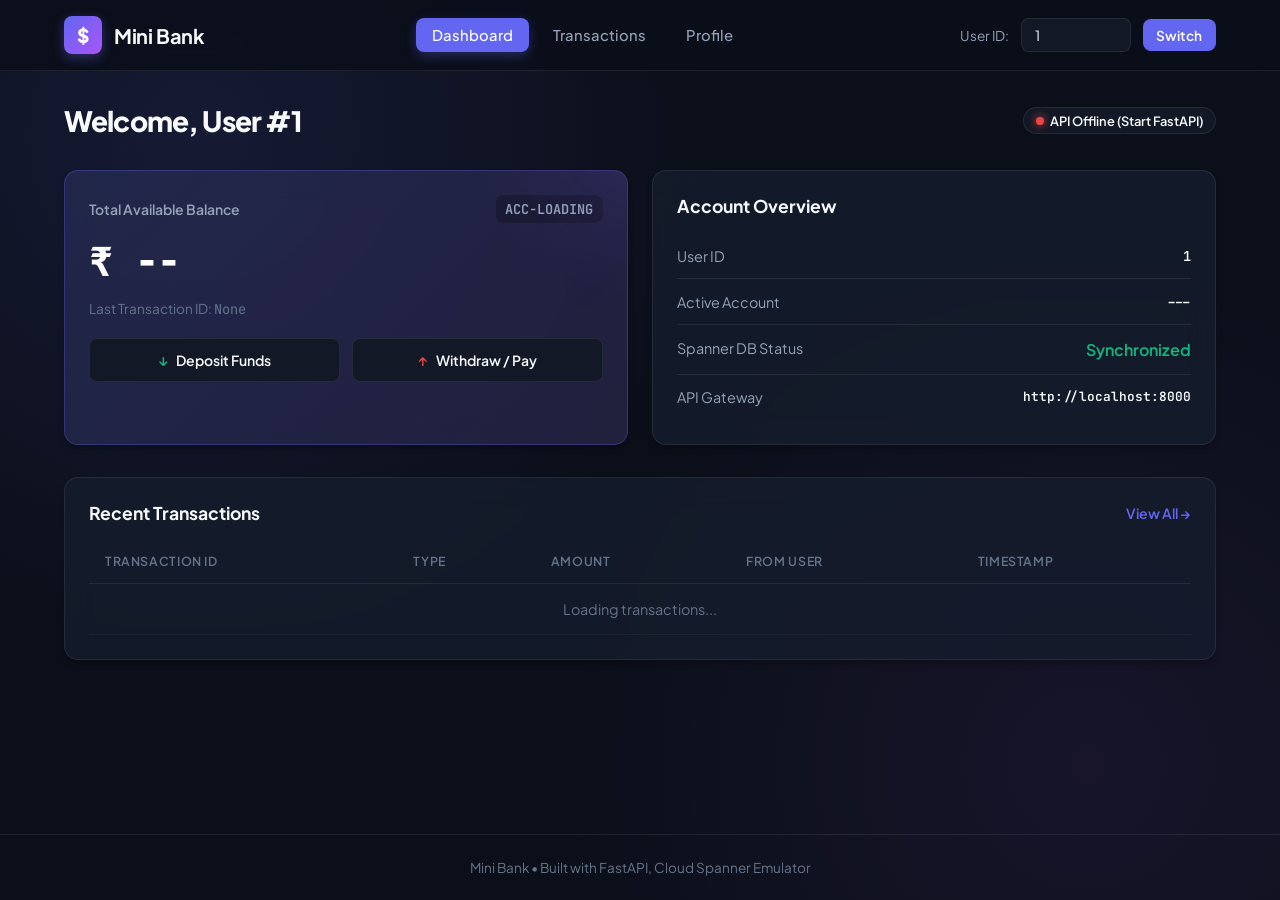
<file: frontend/static/index.html>
<!DOCTYPE html>
<html lang="en">
<head>
    <meta charset="UTF-8">
    <meta name="viewport" content="width=device-width, initial-scale=1.0">
    <title>Mini Bank</title>
    <link rel="stylesheet" href="./style.css">
</head>
<body>
    <header>
        <div class="header-container">
            <a href="index.html" class="brand">
                <div class="brand-icon">$</div>
                <div>
                    <span class="brand-name">Mini Bank</span>
                </div>
            </a>
            <ul class="navbar">
                <li class="nav-item active"><a href="index.html">Dashboard</a></li>
                <li class="nav-item"><a href="transactions.html">Transactions</a></li>
                <li class="nav-item"><a href="profile.html">Profile</a></li>
            </ul>
            <div class="user-selector-bar">
                <label for="user-id-input" style="font-size: 0.85rem; color: var(--text-secondary);">User ID:</label>
                <input type="number" id="user-id-input" class="input-user-select" value="1" min="1">
                <button id="btn-load-user" class="btn-sm btn-primary" onclick="loadDashboard()">Switch</button>
            </div>
        </div>
    </header>

    <main>
        <div class="hero">
            <div>
                <h1 class="hero-title" id="welcome-header">Welcome, User #1</h1>
            </div>
            <div>
                <span class="status-pill" id="backend-status">
                    <span class="status-dot" id="status-dot"></span>
                    <span id="status-text">Checking Backend API...</span>
                </span>
            </div>
        </div>

        <div class="grid-2">
            <!-- Account & Balance Card -->
            <div class="card balance-card">
                <div class="balance-header">
                    <span>Total Available Balance</span>
                    <span class="account-tag" id="card-account-id">ACC-LOADING</span>
                </div>
                <div class="balance-amount" id="card-balance">₹ ---</div>
                <div style="font-size: 0.85rem; color: var(--text-muted);">
                    Last Transaction ID: <span class="mono" id="card-last-tx">None</span>
                </div>
                
                <div class="actions-grid">
                    <button class="action-btn" onclick="quickAction('CREDIT')">
                        <span style="color: var(--success)">↓</span> Deposit Funds
                    </button>
                    <button class="action-btn" onclick="quickAction('DEBIT')">
                        <span style="color: var(--danger)">↑</span> Withdraw / Pay
                    </button>
                </div>
            </div>

            <!-- Quick Stats & Health Card -->
            <div class="card">
                <h3 style="margin-bottom: 1rem; font-size: 1.1rem; font-weight: 700;">Account Overview</h3>
                <div class="detail-row">
                    <span class="detail-label">User ID</span>
                    <span class="detail-val mono" id="stat-user-id">1</span>
                </div>
                <div class="detail-row">
                    <span class="detail-label">Active Account</span>
                    <span class="detail-val mono" id="stat-account-id">---</span>
                </div>
                <div class="detail-row">
                    <span class="detail-label">Spanner DB Status</span>
                    <span class="detail-val" style="color: var(--success);">Synchronized</span>
                </div>
                <div class="detail-row">
                    <span class="detail-label">API Gateway</span>
                    <span class="detail-val mono" style="font-size: 0.8rem;" id="api-base-url">http://localhost:8000</span>
                </div>
            </div>
        </div>

        <!-- Recent Transactions Section -->
        <div class="card">
            <div style="display: flex; justify-content: space-between; align-items: center; margin-bottom: 1rem;">
                <h3 style="font-size: 1.1rem; font-weight: 700;">Recent Transactions</h3>
                <a href="transactions.html" style="color: var(--accent-primary); text-decoration: none; font-size: 0.875rem; font-weight: 600;">
                    View All →
                </a>
            </div>

            <div class="table-container">
                <table id="recent-transactions-table">
                    <thead>
                        <tr>
                            <th>Transaction ID</th>
                            <th>Type</th>
                            <th>Amount</th>
                            <th>From User</th>
                            <th>Timestamp</th>
                        </tr>
                    </thead>
                    <tbody id="transactions-tbody">
                        <tr>
                            <td colspan="5" style="text-align: center; color: var(--text-muted);">Loading transactions...</td>
                        </tr>
                    </tbody>
                </table>
            </div>
        </div>
    </main>

    <footer>
        Mini Bank &bull; Built with FastAPI, Cloud Spanner Emulator
    </footer>

    <script>
        const API_BASE = "http://localhost:8000";

        async function checkBackendHealth() {
            const dot = document.getElementById("status-dot");
            const text = document.getElementById("status-text");
            try {
                const res = await fetch(`${API_BASE}/`);
                if (res.ok) {
                    dot.className = "status-dot";
                    text.innerText = "API Online (Local)";
                } else {
                    throw new Error();
                }
            } catch {
                dot.className = "status-dot offline";
                text.innerText = "API Offline (Start FastAPI)";
            }
        }

        async function loadDashboard() {
            const userId = document.getElementById("user-id-input").value || 1;
            document.getElementById("welcome-header").innerText = `Welcome, User #${userId}`;
            document.getElementById("stat-user-id").innerText = userId;

            // 1. Fetch User Balance & Details
            try {
                const userRes = await fetch(`${API_BASE}/user_id/${userId}`);
                if (userRes.ok) {
                    const data = await userRes.json();
                    if (data && data.AccountId) {
                        document.getElementById("card-account-id").innerText = data.AccountId;
                        document.getElementById("stat-account-id").innerText = data.AccountId;
                        document.getElementById("card-balance").innerText = `₹ ${Number(data.Balance).toLocaleString('en-IN')}`;
                        document.getElementById("card-last-tx").innerText = data.LastTransactionId || "None";
                    } else {
                        document.getElementById("card-balance").innerText = "₹ 0";
                        document.getElementById("card-account-id").innerText = "User Not Found";
                    }
                }
            } catch (err) {
                console.error("Failed to load user:", err);
                document.getElementById("card-balance").innerText = "₹ --";
            }

            // 2. Fetch Recent Transactions (Limit 5)
            try {
                const txRes = await fetch(`${API_BASE}/transactions/${userId}?limit=5`);
                const tbody = document.getElementById("transactions-tbody");
                tbody.innerHTML = "";
                if (txRes.ok) {
                    const txList = await txRes.json();
                    if (Array.isArray(txList) && txList.length > 0) {
                        txList.forEach(tx => {
                            const tr = document.createElement("tr");
                            const badgeClass = tx.TransactionType === 'CREDIT' ? 'badge-credit' : 'badge-debit';
                            const prefix = tx.TransactionType === 'CREDIT' ? '+' : '-';
                            const amountColor = tx.TransactionType === 'CREDIT' ? 'var(--success)' : 'var(--danger)';

                            tr.innerHTML = `
                                <td class="mono">${tx.TransactionId}</td>
                                <td><span class="badge ${badgeClass}">${tx.TransactionType}</span></td>
                                <td class="mono" style="font-weight: 700; color: ${amountColor}">${prefix}₹ ${Number(tx.Amount).toLocaleString('en-IN')}</td>
                                <td class="mono">${tx.FromUser ?? '-'}</td>
                                <td style="color: var(--text-secondary);">${tx.TransactionTimestamp ? new Date(tx.TransactionTimestamp).toLocaleString() : '-'}</td>
                            `;
                            tbody.appendChild(tr);
                        });
                    } else {
                        tbody.innerHTML = `<tr><td colspan="5" style="text-align: center; color: var(--text-muted);">No transactions found for User #${userId}</td></tr>`;
                    }
                }
            } catch (err) {
                console.error("Failed to load transactions:", err);
            }
        }

        function quickAction(type) {
            window.location.href = `transactions.html?action=${type}`;
        }

        // Initialize on load
        window.onload = () => {
            checkBackendHealth();
            loadDashboard();
        };
    </script>
</body>
</html>
</file>
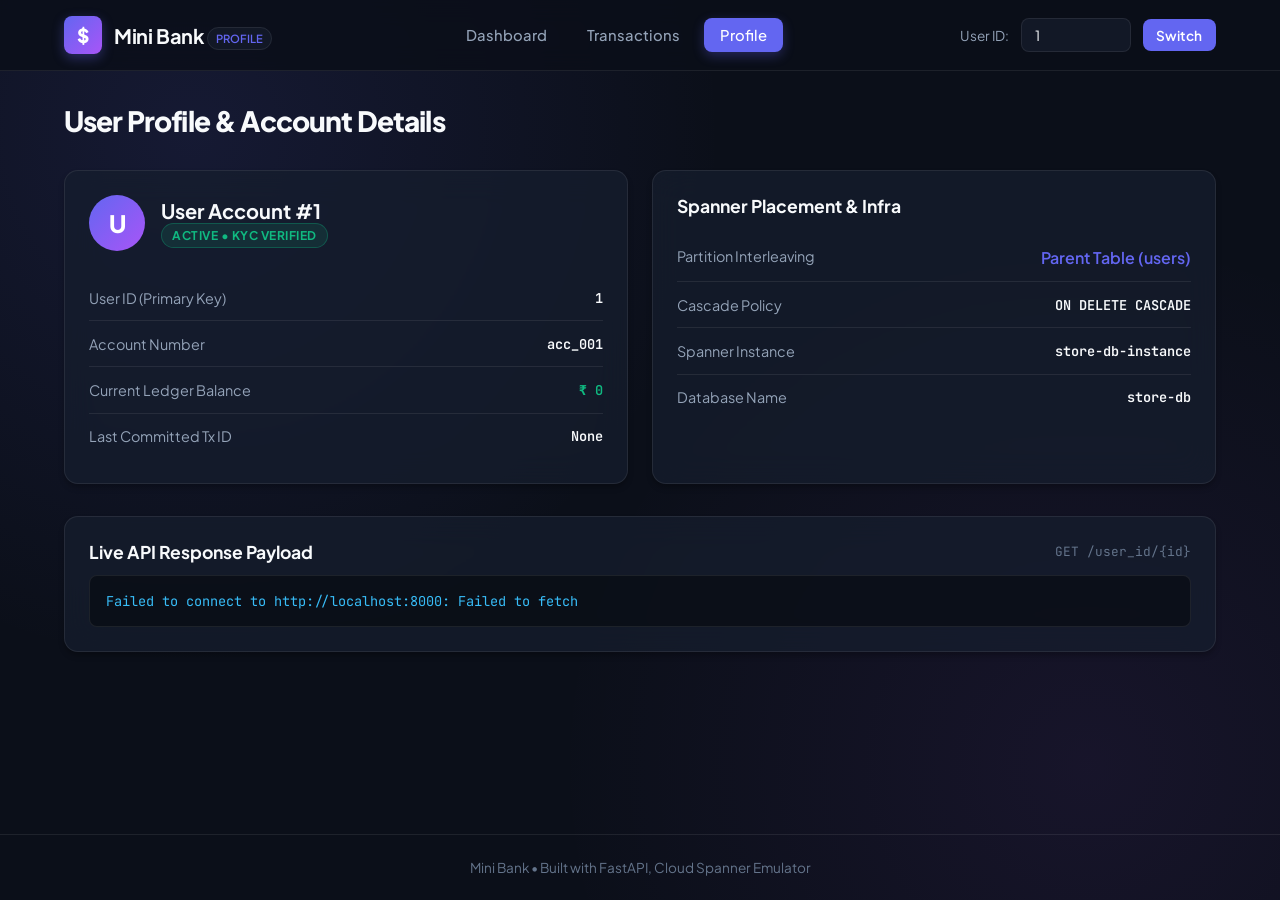
<file: frontend/static/profile.html>
<!DOCTYPE html>
<html lang="en">
<head>
    <meta charset="UTF-8">
    <meta name="viewport" content="width=device-width, initial-scale=1.0">
    <title>Profile — Mini Bank</title>
    <link rel="stylesheet" href="./style.css">
</head>
<body>
    <header>
        <div class="header-container">
            <a href="index.html" class="brand">
                <div class="brand-icon">$</div>
                <div>
                    <span class="brand-name">Mini Bank</span>
                    <span class="brand-badge">Profile</span>
                </div>
            </a>
            <ul class="navbar">
                <li class="nav-item"><a href="index.html">Dashboard</a></li>
                <li class="nav-item"><a href="transactions.html">Transactions</a></li>
                <li class="nav-item active"><a href="profile.html">Profile</a></li>
            </ul>
            <div class="user-selector-bar">
                <label for="user-id-input" style="font-size: 0.85rem; color: var(--text-secondary);">User ID:</label>
                <input type="number" id="user-id-input" class="input-user-select" value="1" min="1">
                <button id="btn-load-profile" class="btn-sm btn-primary" onclick="loadProfile()">Switch</button>
            </div>
        </div>
    </header>

    <main>
        <div class="hero">
            <div>
                <h1 class="hero-title">User Profile & Account Details</h1>
            </div>
        </div>

        <div class="grid-2">
            <!-- Profile Identity Card -->
            <div class="card">
                <div style="display: flex; align-items: center; gap: 1rem; margin-bottom: 1.5rem;">
                    <div style="width: 56px; height: 56px; border-radius: 50%; background: var(--accent-gradient); display: flex; align-items: center; justify-content: center; font-size: 1.5rem; font-weight: 800; color: #fff;">
                        U
                    </div>
                    <div>
                        <h2 style="font-size: 1.25rem; font-weight: 700;" id="profile-name">User Account #1</h2>
                        <span class="badge badge-credit">Active &bull; KYC Verified</span>
                    </div>
                </div>

                <div class="detail-row">
                    <span class="detail-label">User ID (Primary Key)</span>
                    <span class="detail-val mono" id="val-user-id">1</span>
                </div>
                <div class="detail-row">
                    <span class="detail-label">Account Number</span>
                    <span class="detail-val mono" id="val-account-id">acc_001</span>
                </div>
                <div class="detail-row">
                    <span class="detail-label">Current Ledger Balance</span>
                    <span class="detail-val mono" style="color: var(--success);" id="val-balance">₹ 0</span>
                </div>
                <div class="detail-row">
                    <span class="detail-label">Last Committed Tx ID</span>
                    <span class="detail-val mono" id="val-last-tx">None</span>
                </div>
            </div>

            <!-- Infrastructure & Security Info -->
            <div class="card">
                <h3 style="margin-bottom: 1rem; font-size: 1.1rem; font-weight: 700;">Spanner Placement & Infra</h3>
                <div class="detail-row">
                    <span class="detail-label">Partition Interleaving</span>
                    <span class="detail-val" style="color: var(--accent-primary);">Parent Table (users)</span>
                </div>
                <div class="detail-row">
                    <span class="detail-label">Cascade Policy</span>
                    <span class="detail-val mono">ON DELETE CASCADE</span>
                </div>
                <div class="detail-row">
                    <span class="detail-label">Spanner Instance</span>
                    <span class="detail-val mono">store-db-instance</span>
                </div>
                <div class="detail-row">
                    <span class="detail-label">Database Name</span>
                    <span class="detail-val mono">store-db</span>
                </div>
            </div>
        </div>

        <!-- Raw API Payload Preview for debugging -->
        <div class="card">
            <div style="display: flex; justify-content: space-between; align-items: center; margin-bottom: 0.75rem;">
                <h3 style="font-size: 1.1rem; font-weight: 700;">Live API Response Payload</h3>
                <span class="mono" style="font-size: 0.8rem; color: var(--text-muted);">GET /user_id/{id}</span>
            </div>
            <pre id="raw-json-viewer" style="background: rgba(0,0,0,0.4); padding: 1rem; border-radius: var(--radius-sm); border: 1px solid var(--border-color); color: #38bdf8; font-family: 'JetBrains Mono', monospace; font-size: 0.85rem; overflow-x: auto;">
Loading API response...
            </pre>
        </div>
    </main>

    <footer>
        Mini Bank &bull; Built with FastAPI, Cloud Spanner Emulator
    </footer>

    <script>
        const API_BASE = "http://localhost:8000";

        async function loadProfile() {
            const userId = document.getElementById("user-id-input").value || 1;
            document.getElementById("profile-name").innerText = `User Account #${userId}`;
            document.getElementById("val-user-id").innerText = userId;

            try {
                const res = await fetch(`${API_BASE}/user_id/${userId}`);
                if (res.ok) {
                    const data = await res.json();
                    document.getElementById("raw-json-viewer").innerText = JSON.stringify(data, null, 2);
                    
                    if (data && data.AccountId) {
                        document.getElementById("val-account-id").innerText = data.AccountId;
                        document.getElementById("val-balance").innerText = `₹ ${Number(data.Balance).toLocaleString('en-IN')}`;
                        document.getElementById("val-last-tx").innerText = data.LastTransactionId || "None";
                    } else {
                        document.getElementById("val-account-id").innerText = "Not Found";
                        document.getElementById("val-balance").innerText = "₹ 0";
                        document.getElementById("val-last-tx").innerText = "None";
                    }
                } else {
                    document.getElementById("raw-json-viewer").innerText = `Error: HTTP ${res.status}`;
                }
            } catch (err) {
                document.getElementById("raw-json-viewer").innerText = `Failed to connect to ${API_BASE}: ${err.message}`;
            }
        }

        window.onload = loadProfile;
    </script>
</body>
</html>
</file>
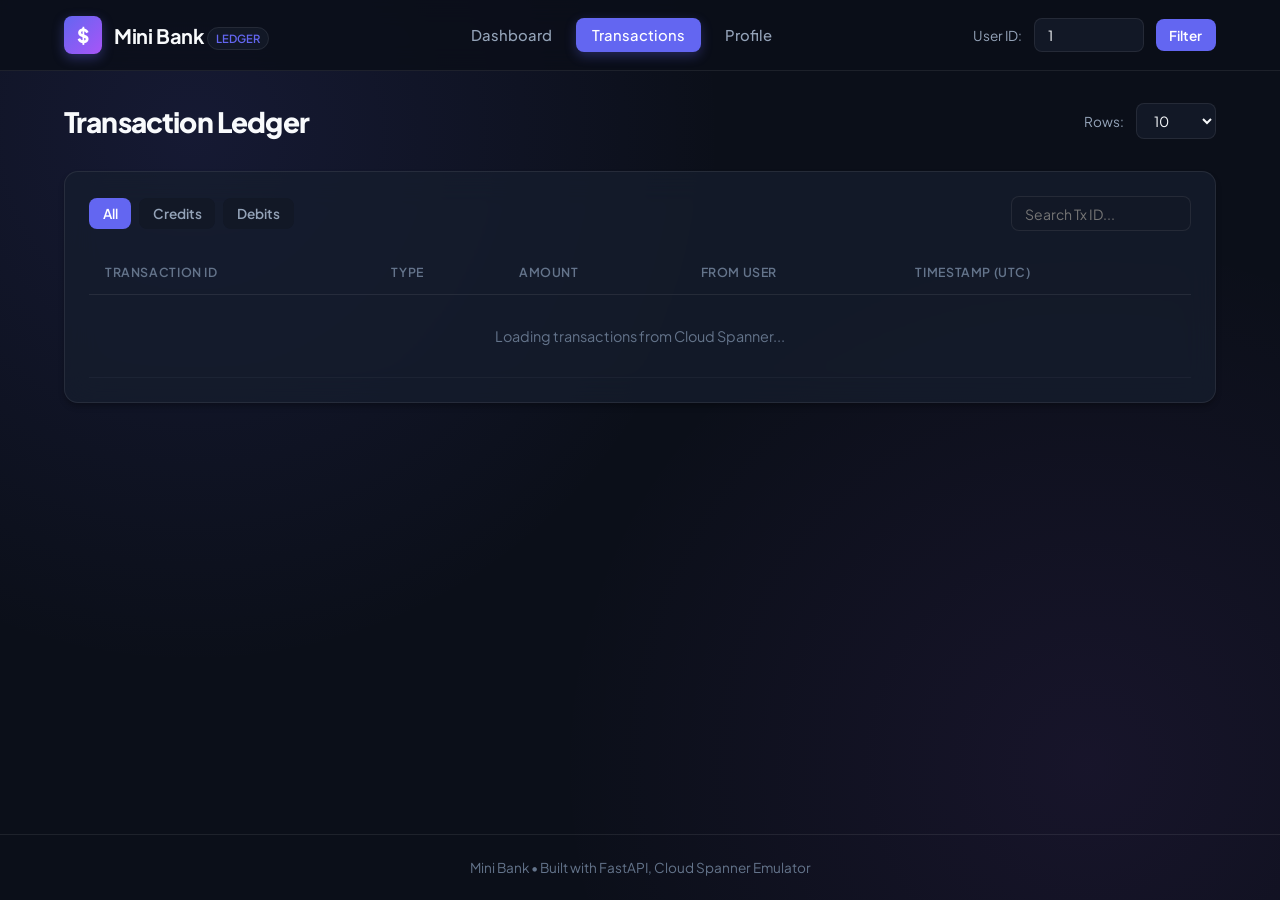
<file: frontend/static/transactions.html>
<!DOCTYPE html>
<html lang="en">
<head>
    <meta charset="UTF-8">
    <meta name="viewport" content="width=device-width, initial-scale=1.0">
    <title>Transactions — Mini Bank</title>
    <link rel="stylesheet" href="./style.css">
</head>
<body>
    <header>
        <div class="header-container">
            <a href="index.html" class="brand">
                <div class="brand-icon">$</div>
                <div>
                    <span class="brand-name">Mini Bank</span>
                    <span class="brand-badge">Ledger</span>
                </div>
            </a>
            <ul class="navbar">
                <li class="nav-item"><a href="index.html">Dashboard</a></li>
                <li class="nav-item active"><a href="transactions.html">Transactions</a></li>
                <li class="nav-item"><a href="profile.html">Profile</a></li>
            </ul>
            <div class="user-selector-bar">
                <label for="user-id-input" style="font-size: 0.85rem; color: var(--text-secondary);">User ID:</label>
                <input type="number" id="user-id-input" class="input-user-select" value="1" min="1">
                <button id="btn-load-tx" class="btn-sm btn-primary" onclick="loadTransactions()">Filter</button>
            </div>
        </div>
    </header>

    <main>
        <div class="hero">
            <div>
                <h1 class="hero-title">Transaction Ledger</h1>
            </div>
            
            <div style="display: flex; gap: 0.75rem; align-items: center;">
                <label for="limit-select" style="font-size: 0.85rem; color: var(--text-secondary);">Rows:</label>
                <select id="limit-select" class="input-user-select" style="width: 80px;" onchange="loadTransactions()">
                    <option value="5">5</option>
                    <option value="10" selected>10</option>
                    <option value="25">25</option>
                    <option value="50">50</option>
                </select>
            </div>
        </div>

        <div class="card">
            <!-- Filter Bar -->
            <div style="display: flex; justify-content: space-between; align-items: center; flex-wrap: wrap; gap: 1rem; margin-bottom: 1.25rem;">
                <div style="display: flex; gap: 0.5rem;">
                    <button class="btn-sm btn-primary" id="filter-all" onclick="setFilter('ALL')">All</button>
                    <button class="btn-sm" style="background: var(--bg-secondary); color: var(--text-secondary);" id="filter-credit" onclick="setFilter('CREDIT')">Credits</button>
                    <button class="btn-sm" style="background: var(--bg-secondary); color: var(--text-secondary);" id="filter-debit" onclick="setFilter('DEBIT')">Debits</button>
                </div>
                <div>
                    <input type="text" id="search-input" placeholder="Search Tx ID..." class="input-user-select" style="width: 180px;" onkeyup="filterTable()">
                </div>
            </div>

            <!-- Transactions Table -->
            <div class="table-container">
                <table id="full-transactions-table">
                    <thead>
                        <tr>
                            <th>Transaction ID</th>
                            <th>Type</th>
                            <th>Amount</th>
                            <th>From User</th>
                            <th>Timestamp (UTC)</th>
                        </tr>
                    </thead>
                    <tbody id="tx-tbody">
                        <tr>
                            <td colspan="5" style="text-align: center; color: var(--text-muted); padding: 2rem;">
                                Loading transactions from Cloud Spanner...
                            </td>
                        </tr>
                    </tbody>
                </table>
            </div>
        </div>
    </main>

    <footer>
        Mini Bank &bull; Built with FastAPI, Cloud Spanner Emulator
    </footer>

    <script>
        const API_BASE = "http://localhost:8000";
        let rawTransactions = [];
        let activeFilter = 'ALL';

        async function loadTransactions() {
            const userId = document.getElementById("user-id-input").value || 1;
            const limit = document.getElementById("limit-select").value || 10;
            document.getElementById("header-user-id").innerText = userId;

            const tbody = document.getElementById("tx-tbody");
            tbody.innerHTML = `<tr><td colspan="5" style="text-align: center; color: var(--text-muted); padding: 2rem;">Loading...</td></tr>`;

            try {
                const res = await fetch(`${API_BASE}/transactions/${userId}?limit=${limit}`);
                if (res.ok) {
                    rawTransactions = await res.json();
                    renderTable(rawTransactions);
                } else {
                    tbody.innerHTML = `<tr><td colspan="5" style="text-align: center; color: var(--danger); padding: 2rem;">Error fetching transactions (HTTP ${res.status})</td></tr>`;
                }
            } catch (err) {
                tbody.innerHTML = `<tr><td colspan="5" style="text-align: center; color: var(--danger); padding: 2rem;">Failed to connect to API backend at ${API_BASE}</td></tr>`;
            }
        }

        function renderTable(list) {
            const tbody = document.getElementById("tx-tbody");
            tbody.innerHTML = "";

            let filtered = list;
            if (activeFilter !== 'ALL') {
                filtered = filtered.filter(tx => tx.TransactionType === activeFilter);
            }

            const query = document.getElementById("search-input").value.toLowerCase();
            if (query) {
                filtered = filtered.filter(tx => (tx.TransactionId || '').toLowerCase().includes(query));
            }

            if (!filtered || filtered.length === 0) {
                tbody.innerHTML = `<tr><td colspan="5" style="text-align: center; color: var(--text-muted); padding: 2rem;">No matching transactions found.</td></tr>`;
                return;
            }

            filtered.forEach(tx => {
                const tr = document.createElement("tr");
                const isCredit = tx.TransactionType === 'CREDIT';
                const badgeClass = isCredit ? 'badge-credit' : 'badge-debit';
                const prefix = isCredit ? '+' : '-';
                const amountColor = isCredit ? 'var(--success)' : 'var(--danger)';

                tr.innerHTML = `
                    <td class="mono" style="font-weight: 600;">${tx.TransactionId}</td>
                    <td><span class="badge ${badgeClass}">${tx.TransactionType}</span></td>
                    <td class="mono" style="font-weight: 700; color: ${amountColor};">${prefix}₹ ${Number(tx.Amount).toLocaleString('en-IN')}</td>
                    <td class="mono">${tx.FromUser ?? '-'}</td>
                    <td style="color: var(--text-secondary);">${tx.TransactionTimestamp ? new Date(tx.TransactionTimestamp).toISOString().replace('.000', '') : '-'}</td>
                `;
                tbody.appendChild(tr);
            });
        }

        function setFilter(type) {
            activeFilter = type;
            document.querySelectorAll("#filter-all, #filter-credit, #filter-debit").forEach(btn => {
                btn.className = "btn-sm";
                btn.style.background = "var(--bg-secondary)";
                btn.style.color = "var(--text-secondary)";
            });

            const activeBtn = document.getElementById(`filter-${type.toLowerCase()}`);
            if (activeBtn) {
                activeBtn.className = "btn-sm btn-primary";
                activeBtn.style.background = "var(--accent-primary)";
                activeBtn.style.color = "#fff";
            }

            renderTable(rawTransactions);
        }

        function filterTable() {
            renderTable(rawTransactions);
        }

        window.onload = loadTransactions;
    </script>
</body>
</html>
</file>
<file: frontend/static/style.css>
@import url('https://fonts.googleapis.com/css2?family=Plus+Jakarta+Sans:wght@400;500;600;700;800&family=JetBrains+Mono:wght@400;600&display=swap');

:root {
    --bg-primary: #0b0f19;
    --bg-secondary: #121826;
    --bg-card: rgba(22, 30, 46, 0.75);
    --bg-glass: rgba(255, 255, 255, 0.03);
    --border-color: rgba(255, 255, 255, 0.08);
    --border-hover: rgba(99, 102, 241, 0.4);

    --text-primary: #f8fafc;
    --text-secondary: #94a3b8;
    --text-muted: #64748b;

    --accent-primary: #6366f1;
    --accent-primary-hover: #4f46e5;
    --accent-gradient: linear-gradient(135deg, #6366f1 0%, #a855f7 100%);

    --success: #10b981;
    --success-bg: rgba(16, 185, 129, 0.12);
    --danger: #ef4444;
    --danger-bg: rgba(239, 68, 68, 0.12);
    --warning: #f59e0b;
    --warning-bg: rgba(245, 158, 11, 0.12);

    --shadow-sm: 0 4px 6px -1px rgba(0, 0, 0, 0.3);
    --shadow-lg: 0 20px 25px -5px rgba(0, 0, 0, 0.5), 0 8px 10px -6px rgba(0, 0, 0, 0.5);
    --radius-sm: 8px;
    --radius-md: 14px;
    --radius-lg: 20px;
    --radius-full: 9999px;
}

* {
    margin: 0;
    padding: 0;
    box-sizing: border-box;
    font-family: 'Plus Jakarta Sans';
}

body {
    background-color: var(--bg-primary);
    color: var(--text-primary);
    min-height: 100vh;
    display: flex;
    flex-direction: column;
    background-image:
        radial-gradient(circle at 15% 15%, rgba(99, 102, 241, 0.12) 0%, transparent 40%),
        radial-gradient(circle at 85% 85%, rgba(168, 85, 247, 0.08) 0%, transparent 40%);
    background-attachment: fixed;
}

/* Header & Navbar */
header {
    background: rgba(11, 15, 25, 0.85);
    backdrop-filter: blur(12px);
    -webkit-backdrop-filter: blur(12px);
    border-bottom: 1px solid var(--border-color);
    position: sticky;
    top: 0;
    z-index: 100;
}

.header-container {
    max-width: 1200px;
    margin: 0 auto;
    padding: 1rem 1.5rem;
    display: flex;
    justify-content: space-between;
    align-items: center;
}

.brand {
    display: flex;
    align-items: center;
    gap: 0.75rem;
    text-decoration: none;
    color: var(--text-primary);
}

.brand-icon {
    width: 38px;
    height: 38px;
    background: var(--accent-gradient);
    border-radius: var(--radius-sm);
    display: flex;
    align-items: center;
    justify-content: center;
    font-weight: 800;
    font-size: 1.2rem;
    color: #fff;
    box-shadow: 0 4px 12px rgba(99, 102, 241, 0.35);
}

.brand-name {
    font-size: 1.25rem;
    font-weight: 700;
    letter-spacing: -0.02em;
}

.brand-badge {
    font-size: 0.7rem;
    background: var(--bg-secondary);
    border: 1px solid var(--border-color);
    padding: 0.2rem 0.5rem;
    border-radius: var(--radius-full);
    color: var(--accent-primary);
    font-weight: 600;
    text-transform: uppercase;
}

.navbar {
    display: flex;
    list-style: none;
    gap: 0.5rem;
    align-items: center;
}

.nav-item a {
    text-decoration: none;
    color: var(--text-secondary);
    padding: 0.5rem 1rem;
    border-radius: var(--radius-sm);
    font-weight: 500;
    font-size: 0.925rem;
    transition: all 0.2s ease;
    display: flex;
    align-items: center;
    gap: 0.5rem;
}

.nav-item a:hover {
    color: var(--text-primary);
    background: var(--bg-glass);
}

.nav-item.active a {
    color: #fff;
    background: var(--accent-primary);
    box-shadow: 0 4px 12px rgba(99, 102, 241, 0.3);
}

.user-selector-bar {
    display: flex;
    align-items: center;
    gap: 0.75rem;
}

.input-user-select {
    background: var(--bg-secondary);
    border: 1px solid var(--border-color);
    color: var(--text-primary);
    padding: 0.45rem 0.8rem;
    border-radius: var(--radius-sm);
    font-size: 0.875rem;
    width: 110px;
    outline: none;
    transition: border-color 0.2s;
}

.input-user-select:focus {
    border-color: var(--accent-primary);
}

.btn-sm {
    padding: 0.45rem 0.85rem;
    font-size: 0.85rem;
    font-weight: 600;
    border-radius: var(--radius-sm);
    cursor: pointer;
    border: none;
    transition: all 0.2s;
}

.btn-primary {
    background: var(--accent-primary);
    color: #fff;
}

.btn-primary:hover {
    background: var(--accent-primary-hover);
}

/* Main Container */
main {
    max-width: 1200px;
    width: 100%;
    margin: 0 auto;
    padding: 2rem 1.5rem;
    flex: 1;
}

/* Glass Card */
.card {
    background: var(--bg-card);
    backdrop-filter: blur(16px);
    -webkit-backdrop-filter: blur(16px);
    border: 1px solid var(--border-color);
    border-radius: var(--radius-md);
    padding: 1.5rem;
    box-shadow: var(--shadow-sm);
    transition: transform 0.2s ease, border-color 0.2s ease;
}

.card:hover {
    border-color: var(--border-hover);
}

/* Hero Section */
.hero {
    margin-bottom: 2rem;
    display: flex;
    justify-content: space-between;
    align-items: center;
    flex-wrap: wrap;
    gap: 1rem;
}

.hero-title {
    font-size: 1.75rem;
    font-weight: 800;
    letter-spacing: -0.03em;
}

.hero-subtitle {
    color: var(--text-secondary);
    font-size: 0.95rem;
    margin-top: 0.25rem;
}

/* Grid Layouts */
.grid-2 {
    display: grid;
    grid-template-columns: repeat(auto-fit, minmax(320px, 1fr));
    gap: 1.5rem;
    margin-bottom: 2rem;
}

.grid-3 {
    display: grid;
    grid-template-columns: repeat(auto-fit, minmax(280px, 1fr));
    gap: 1.5rem;
    margin-bottom: 2rem;
}

/* Balance Banner Card */
.balance-card {
    background: linear-gradient(135deg, rgba(99, 102, 241, 0.15) 0%, rgba(168, 85, 247, 0.1) 100%), var(--bg-card);
    border: 1px solid rgba(99, 102, 241, 0.3);
    position: relative;
    overflow: hidden;
}

.balance-card::after {
    content: '';
    position: absolute;
    top: -50%;
    right: -20%;
    width: 200px;
    height: 200px;
    background: var(--accent-gradient);
    opacity: 0.12;
    filter: blur(50px);
    border-radius: 50%;
}

.balance-header {
    display: flex;
    justify-content: space-between;
    align-items: center;
    color: var(--text-secondary);
    font-size: 0.875rem;
    font-weight: 600;
}

.balance-amount {
    font-size: 2.5rem;
    font-weight: 800;
    letter-spacing: -0.03em;
    margin: 0.75rem 0;
    font-family: 'JetBrains Mono', monospace;
    color: #fff;
}

.account-tag {
    font-family: 'JetBrains Mono', monospace;
    font-size: 0.85rem;
    color: var(--text-secondary);
    background: rgba(0, 0, 0, 0.25);
    padding: 0.3rem 0.6rem;
    border-radius: var(--radius-sm);
    display: inline-block;
}

/* Action Buttons Grid */
.actions-grid {
    display: grid;
    grid-template-columns: repeat(2, 1fr);
    gap: 0.75rem;
    margin-top: 1.25rem;
}

.action-btn {
    background: var(--bg-secondary);
    border: 1px solid var(--border-color);
    color: var(--text-primary);
    padding: 0.75rem;
    border-radius: var(--radius-sm);
    font-weight: 600;
    font-size: 0.875rem;
    cursor: pointer;
    display: flex;
    align-items: center;
    justify-content: center;
    gap: 0.5rem;
    transition: all 0.2s ease;
}

.action-btn:hover {
    background: var(--accent-primary);
    border-color: var(--accent-primary);
    color: #fff;
    transform: translateY(-2px);
}

/* Tables */
.table-container {
    overflow-x: auto;
    margin-top: 1rem;
}

table {
    width: 100%;
    border-collapse: collapse;
    text-align: left;
    font-size: 0.9rem;
}

th {
    padding: 0.85rem 1rem;
    color: var(--text-muted);
    font-weight: 600;
    font-size: 0.775rem;
    text-transform: uppercase;
    letter-spacing: 0.05em;
    border-bottom: 1px solid var(--border-color);
}

td {
    padding: 1rem;
    border-bottom: 1px solid rgba(255, 255, 255, 0.04);
    color: var(--text-primary);
}

tr:hover td {
    background: var(--bg-glass);
}

.mono {
    font-family: 'JetBrains Mono', monospace;
    font-size: 0.85rem;
}

/* Badges */
.badge {
    display: inline-flex;
    align-items: center;
    padding: 0.25rem 0.65rem;
    border-radius: var(--radius-full);
    font-size: 0.75rem;
    font-weight: 700;
    text-transform: uppercase;
    letter-spacing: 0.04em;
}

.badge-credit {
    background: var(--success-bg);
    color: var(--success);
    border: 1px solid rgba(16, 185, 129, 0.3);
}

.badge-debit {
    background: var(--danger-bg);
    color: var(--danger);
    border: 1px solid rgba(239, 68, 68, 0.3);
}

.badge-transfer {
    background: var(--warning-bg);
    color: var(--warning);
    border: 1px solid rgba(245, 158, 11, 0.3);
}

/* Status Indicator */
.status-pill {
    display: inline-flex;
    align-items: center;
    gap: 0.4rem;
    font-size: 0.8rem;
    font-weight: 600;
    padding: 0.3rem 0.75rem;
    border-radius: var(--radius-full);
    background: var(--bg-secondary);
    border: 1px solid var(--border-color);
}

.status-dot {
    width: 8px;
    height: 8px;
    border-radius: 50%;
    background: var(--success);
    box-shadow: 0 0 8px var(--success);
}

.status-dot.offline {
    background: var(--danger);
    box-shadow: 0 0 8px var(--danger);
}

/* Profile details */
.detail-row {
    display: flex;
    justify-content: space-between;
    padding: 0.85rem 0;
    border-bottom: 1px solid var(--border-color);
}

.detail-row:last-child {
    border-bottom: none;
}

.detail-label {
    color: var(--text-secondary);
    font-size: 0.9rem;
}

.detail-val {
    font-weight: 600;
    color: var(--text-primary);
}

/* Footer */
footer {
    border-top: 1px solid var(--border-color);
    padding: 1.5rem;
    text-align: center;
    color: var(--text-muted);
    font-size: 0.85rem;
    margin-top: auto;
}

/* Alert / Toast */
.alert {
    padding: 1rem;
    border-radius: var(--radius-sm);
    margin-bottom: 1.5rem;
    display: flex;
    align-items: center;
    gap: 0.75rem;
    font-size: 0.9rem;
}

.alert-info {
    background: rgba(99, 102, 241, 0.1);
    border: 1px solid rgba(99, 102, 241, 0.25);
    color: #c7d2fe;
}
</file>
